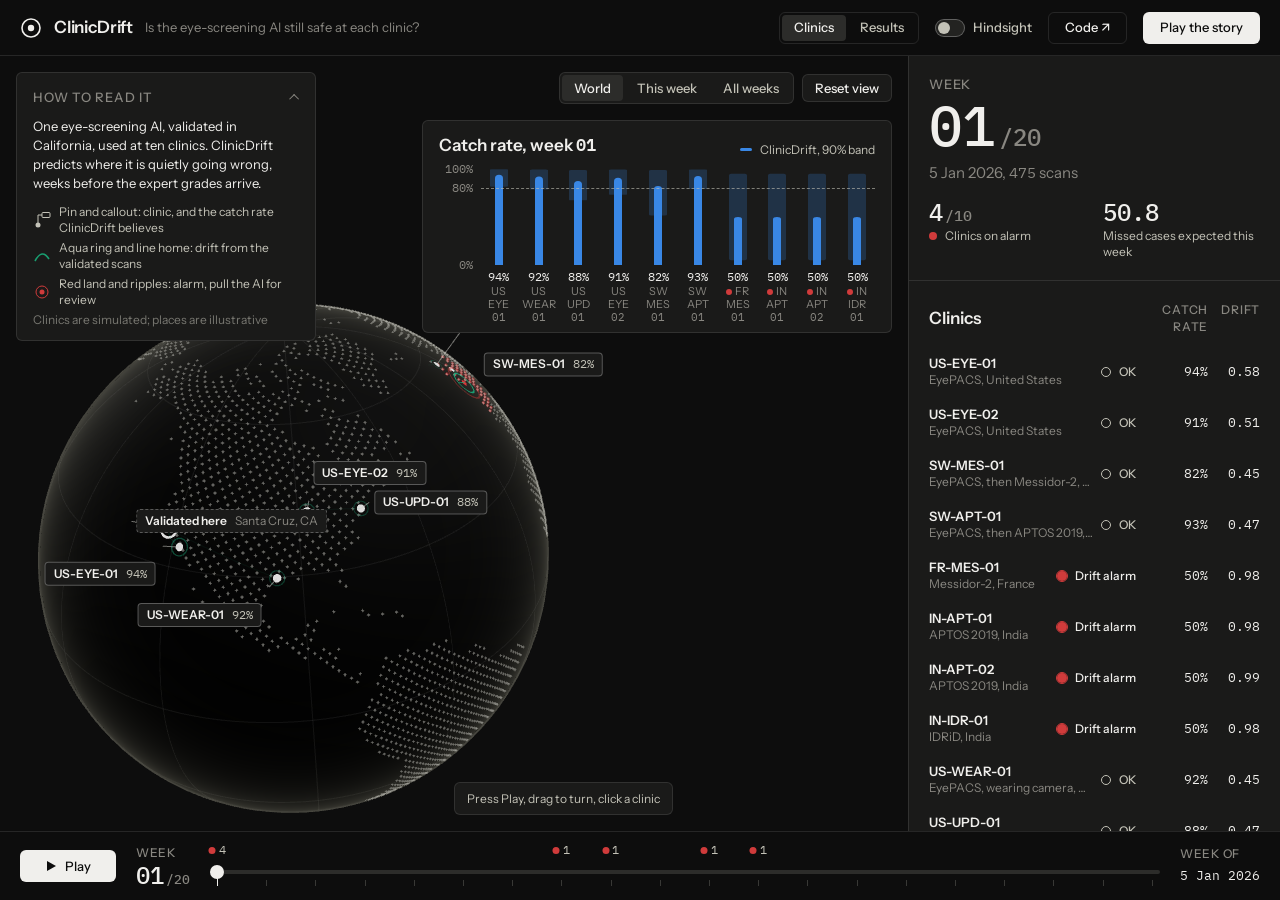
<file: clinicdrift/index.html>
<!doctype html>
<html lang="en">
  <head>
    <meta charset="UTF-8" />
    <meta name="viewport" content="width=device-width, initial-scale=1.0" />
    <meta name="description" content="ClinicDrift predicts when an eye-screening AI quietly gets worse at a clinic, weeks before the expert grades arrive, and decides whether to pull it for review." />
    <meta name="theme-color" content="#0d0d0d" />
    <title>ClinicDrift</title>
    <link rel="icon" href="data:image/svg+xml,%3Csvg xmlns='http://www.w3.org/2000/svg' viewBox='0 0 32 32'%3E%3Crect width='32' height='32' rx='6' fill='%230d0d0d'/%3E%3Ccircle cx='16' cy='16' r='9' fill='none' stroke='%23f0efec' stroke-width='2'/%3E%3Ccircle cx='16' cy='16' r='3.5' fill='%23f0efec'/%3E%3C/svg%3E" />
    <link rel="preconnect" href="https://fonts.googleapis.com" />
    <link rel="preconnect" href="https://fonts.gstatic.com" crossorigin />
    <link href="https://fonts.googleapis.com/css2?family=IBM+Plex+Mono:wght@400;500&family=Instrument+Sans:wght@400;500;600&display=swap" rel="stylesheet" />
    <script type="module" crossorigin src="./assets/index-ZQUfjQQy.js"></script>
    <link rel="stylesheet" crossorigin href="./assets/index-D0znnRl-.css">
  </head>
  <body>
    <div id="root"></div>
  </body>
</html>
</file>
<file: clinicdrift/assets/index-D0znnRl-.css>
:root{color-scheme:dark;--ground: #0d0d0d;--panel: #1a1a19;--panel-2: #232321;--panel-3: #2c2c2a;--hairline: rgba(255, 255, 255, .1);--hairline-strong: rgba(255, 255, 255, .28);--axis: #383835;--ink: #f0efec;--ink-bright: #ffffff;--ink-2: #c3c2b7;--muted: #898781;--belief: #3987e5;--grades: #d95926;--drift: #199e70;--estimate: #c98500;--alarm: #d03b3b;--font-sans: "Instrument Sans", "Segoe UI", system-ui, sans-serif;--font-mono: "IBM Plex Mono", "Cascadia Mono", Consolas, ui-monospace, monospace;--text-micro: 11px;--lh-micro: 13px;--text-caption: 12px;--lh-caption: 16px;--text-label: 13px;--lh-label: 17px;--text-body: 15px;--lh-body: 23px;--text-title: 17px;--lh-title: 22px;--text-heading: 20px;--lh-heading: 25px;--text-display: 32px;--lh-display: 37px;--text-readout: 56px;--text-readout-sm: 24px;--s-1: 4px;--s-2: 8px;--s-3: 12px;--s-4: 16px;--s-5: 20px;--s-6: 24px;--s-8: 32px;--s-12: 48px;--s-16: 64px;--r-sm: 4px;--r: 6px;--z-stage: 1;--z-hud: 10;--z-drawer: 20;--z-tooltip: 30;--z-modal: 40;--target: 32px;--ease-ui: cubic-bezier(.22, 1, .36, 1);--ease-data: cubic-bezier(.65, 0, .35, 1);--ease-exit: cubic-bezier(.55, 0, 1, .45);--dur-ui: .2s;--dur-drawer: .32s;--dur-data: .6s;--dur-camera: 1.2s;--dur-pulse: 2.4s}@media (pointer: coarse){:root{--target: 44px}}@media (prefers-reduced-motion: reduce){:root:not(.motion-full){--dur-ui: 0ms;--dur-drawer: 0ms;--dur-data: 0ms;--dur-camera: 0ms}}*,*:before,*:after{box-sizing:border-box}html,body,#root{height:100%}body{margin:0;background:var(--ground);color:var(--ink);font-family:var(--font-sans);font-size:var(--text-body);line-height:var(--lh-body);-webkit-font-smoothing:antialiased;text-rendering:optimizeLegibility}h1,h2,h3,p,ul,dl,dd,figure{margin:0}ul{padding:0;list-style:none}button,input{font:inherit;color:inherit}img{display:block;max-width:100%}:focus-visible{outline:2px solid var(--ink);outline-offset:2px}::selection{background:var(--belief);color:var(--ink-bright)}.num{font-family:var(--font-mono);font-variant-numeric:tabular-nums;font-feature-settings:"tnum" 1}.muted{color:var(--muted)}.caption{font-size:var(--text-caption);line-height:var(--lh-caption);color:var(--muted)}.label{font-size:var(--text-label);line-height:var(--lh-label);font-weight:500;letter-spacing:.06em;text-transform:uppercase;color:var(--muted)}.title{font-size:var(--text-title);line-height:var(--lh-title);font-weight:600}.subtitle{font-size:var(--text-body);line-height:var(--lh-body);font-weight:600;margin-bottom:var(--s-3)}.heading{font-size:var(--text-heading);line-height:var(--lh-heading);font-weight:600}.display{font-size:var(--text-display);line-height:var(--lh-display);font-weight:600;letter-spacing:-.015em;text-wrap:balance}.readout-sm{font-size:var(--text-readout-sm);line-height:1;font-weight:500}.visually-hidden{position:absolute;width:1px;height:1px;padding:0;margin:-1px;overflow:hidden;clip:rect(0 0 0 0);white-space:nowrap;border:0}.panel{background:var(--panel);border:1px solid var(--hairline);border-radius:var(--r);padding:var(--s-5)}.key{display:inline-block;width:10px;height:10px;border-radius:2px;margin-right:var(--s-2);vertical-align:-1px;flex:none}.key--dot{border-radius:50%}.key--belief,.fill--belief{background:var(--belief);fill:var(--belief)}.key--grades,.fill--grades{background:var(--grades);fill:var(--grades)}.key--drift,.fill--drift{background:var(--drift);fill:var(--drift)}.key--estimate,.fill--estimate{background:var(--estimate);fill:var(--estimate)}.fill--alarm{fill:var(--alarm)}.stroke--estimate{stroke:var(--estimate)}.stroke--grades{stroke:var(--grades)}.stroke--drift{stroke:var(--drift)}.stroke--belief{stroke:var(--belief)}.stroke--ink{stroke:var(--ink-2)}.btn{display:inline-flex;align-items:center;justify-content:center;gap:var(--s-2);min-height:var(--target);padding:0 var(--s-4);border:1px solid transparent;border-radius:var(--r);font-size:var(--text-label);font-weight:500;line-height:1;white-space:nowrap;cursor:pointer;transition:background-color var(--dur-ui) var(--ease-ui),border-color var(--dur-ui) var(--ease-ui),color var(--dur-ui) var(--ease-ui)}.btn:disabled{opacity:.4;cursor:default;pointer-events:none}.btn--primary{background:var(--ink);color:var(--ground)}.btn--primary:hover{background:var(--ink-bright)}.btn--primary:active{background:var(--ink-2)}a.btn{text-decoration:none}.btn--ghost{background:transparent;border-color:var(--hairline);color:var(--ink)}.btn--ghost:hover{background:var(--panel-2);border-color:var(--hairline-strong)}.btn--ghost:active{background:var(--panel-3)}.btn--quiet{background:transparent;color:var(--muted);padding:0 var(--s-2)}.btn--quiet:hover{color:var(--ink)}.btn--quiet:active{color:var(--ink-2)}.btn--small{min-height:28px;padding:0 var(--s-3)}.btn--icon{width:var(--target);padding:0}.seg{display:inline-flex;gap:2px;padding:2px;border:1px solid var(--hairline);border-radius:var(--r)}.seg button{min-height:calc(var(--target) - 6px);padding:0 var(--s-3);border:0;border-radius:var(--r-sm);background:transparent;color:var(--ink-2);font-size:var(--text-label);font-weight:500;cursor:pointer;transition:background-color var(--dur-ui) var(--ease-ui),color var(--dur-ui) var(--ease-ui)}.seg button:hover{background:var(--panel-2);color:var(--ink)}.seg button:active{background:var(--panel-3)}.seg button[aria-pressed=true]{background:var(--panel-3);color:var(--ink)}.switch{display:inline-flex;align-items:center;gap:var(--s-2);min-height:var(--target);font-size:var(--text-label);font-weight:500;color:var(--ink-2);cursor:pointer;position:relative;transition:color var(--dur-ui) var(--ease-ui)}.switch input{position:absolute;opacity:0;width:1px;height:1px}.switch__track{width:30px;height:18px;border-radius:9px;border:1px solid var(--hairline-strong);background:var(--panel-2);position:relative;transition:background-color var(--dur-ui) var(--ease-ui),border-color var(--dur-ui) var(--ease-ui)}.switch__track:after{content:"";position:absolute;top:2px;left:2px;width:12px;height:12px;border-radius:50%;background:var(--ink-2);transition:transform var(--dur-ui) var(--ease-ui),background-color var(--dur-ui) var(--ease-ui)}.switch:hover .switch__track{border-color:var(--ink-2)}.switch:hover{color:var(--ink)}.switch input:checked+.switch__track{background:var(--grades);border-color:var(--grades)}.switch input:checked+.switch__track:after{transform:translate(12px);background:var(--ink-bright)}.switch input:focus-visible+.switch__track{outline:2px solid var(--ink);outline-offset:2px}.switch input:active+.switch__track:after{background:var(--ink)}.status{display:inline-flex;align-items:center;gap:var(--s-2);font-size:var(--text-label);font-weight:500;white-space:nowrap}.status--ok{color:var(--ink-2)}.status-dot{position:relative;display:inline-block;width:10px;height:10px;border-radius:50%;flex:none}.status-dot--ok{border:1.5px solid var(--ink-2)}.status-dot--alarm{background:var(--alarm)}.status-dot--alarm:after{content:"";position:absolute;top:-1px;right:-1px;bottom:-1px;left:-1px;border-radius:50%;border:1.5px solid var(--alarm);animation:alarm-pulse var(--dur-pulse) var(--ease-ui) infinite}.status-dot--still:after{animation:none;opacity:0}@keyframes alarm-pulse{0%{transform:scale(1);opacity:.9}70%,to{transform:scale(2.4);opacity:0}}.readout{display:flex;flex-direction:column;gap:var(--s-1);min-width:0}.readout__value{font-size:var(--text-readout-sm);line-height:1;font-weight:500}.readout__of{color:var(--muted);font-size:var(--text-body);margin-left:2px}.readout__label{display:flex;align-items:center;gap:0;font-size:var(--text-caption);line-height:var(--lh-caption);color:var(--ink-2)}.readout__label .status-dot{margin-right:var(--s-2);width:8px;height:8px}.boot{display:grid;place-items:center;height:100%;color:var(--muted);padding:var(--s-6);text-align:center}.app{display:grid;grid-template-rows:auto minmax(0,1fr) auto;height:100dvh;overflow:clip}.topbar{display:flex;align-items:center;gap:var(--s-4);min-height:56px;padding:var(--s-2) var(--s-5);border-bottom:1px solid var(--hairline);background:var(--ground);position:relative;z-index:var(--z-hud)}.brand{display:flex;align-items:center;gap:var(--s-3);min-width:0;margin-right:auto}.brand__mark{color:var(--ink);flex:none}.brand__name{font-size:var(--text-title);font-weight:600;letter-spacing:-.01em}.brand__line{color:var(--muted);font-size:var(--text-label);white-space:nowrap;overflow:hidden;text-overflow:ellipsis}.main{position:relative;display:grid;grid-template-columns:minmax(0,1fr) 372px;min-height:0;overflow:clip}.stage-wrap{position:relative;min-width:0;min-height:0;overflow:clip}.stage{position:absolute;top:0;right:0;bottom:0;left:0;z-index:var(--z-stage)}.view-results .stage-wrap,.view-results .rail{visibility:hidden}.stage-label,.stage-note{pointer-events:none}.stage-label__inner{display:flex;flex-direction:column;align-items:center;gap:2px;font-size:var(--text-caption);line-height:var(--lh-caption);font-weight:500;color:var(--ink-2);white-space:nowrap;transition:color var(--dur-ui) var(--ease-ui)}.stage-label__inner.is-focus{color:var(--ink)}.stage-label__inner.is-dim,.stage-readout__value.is-dim{opacity:.35}.stage-readout{pointer-events:none}.stage-readout__value{display:block;font-size:var(--text-caption);line-height:1;font-weight:500;color:var(--ink-2);transition:color var(--dur-ui) var(--ease-ui),opacity var(--dur-ui) var(--ease-ui)}.stage-readout__value.is-focus{color:var(--ink)}.stage-label__inner{transition:color var(--dur-ui) var(--ease-ui),opacity var(--dur-ui) var(--ease-ui)}.stage-tick{pointer-events:none;font-size:var(--text-caption);color:var(--muted)}.stage-note__inner--after{transform:translate(var(--s-2),calc(-100% - var(--s-1)));padding:0}.tooltip__hint{margin-top:var(--s-2);padding-top:var(--s-2);border-top:1px solid var(--hairline);color:var(--ink-2)}.stage-tools{position:absolute;top:var(--s-4);right:var(--s-4);z-index:var(--z-hud);display:flex;gap:var(--s-2);align-items:center}.stage-tools .seg,.stage-tools .btn--ghost{background:var(--panel)}.stage-tools .btn--ghost:hover{background:var(--panel-2)}.stage-hint{position:absolute;left:50%;bottom:var(--s-4);z-index:var(--z-hud);transform:translate(-50%);padding:var(--s-1) var(--s-3);border-radius:var(--r);background:var(--panel);border:1px solid var(--hairline);font-size:var(--text-caption);color:var(--ink-2);white-space:nowrap;pointer-events:none;animation:rise var(--dur-ui) var(--ease-ui) both}.stage-label__inner--row{flex-direction:row;gap:var(--s-1)}.stage-label__inner--row .status-dot{width:7px;height:7px}.stage-label__alarm{color:var(--ink);font-weight:500;display:inline-flex;align-items:center;gap:var(--s-1)}.stage-label__alarm:before{content:"";width:6px;height:6px;border-radius:50%;background:var(--alarm)}.stage-note__inner{transform:translate(calc(-100% - var(--s-2)),calc(-100% - var(--s-1)));font-size:var(--text-caption);color:var(--ink-2);white-space:nowrap}.legend{position:absolute;top:var(--s-4);left:var(--s-4);z-index:var(--z-hud);padding:var(--s-3) var(--s-4);max-width:300px;background:var(--panel)}.legend summary{display:flex;align-items:center;justify-content:space-between;gap:var(--s-3);min-height:24px;cursor:pointer;list-style:none;transition:color var(--dur-ui) var(--ease-ui)}.legend summary::-webkit-details-marker{display:none}.legend summary:after{content:"";width:7px;height:7px;border-right:1.5px solid currentColor;border-bottom:1.5px solid currentColor;transform:rotate(45deg) translateY(-2px);transition:transform var(--dur-ui) var(--ease-ui)}.legend[open] summary:after{transform:rotate(-135deg) translateY(-2px)}.legend summary:hover{color:var(--ink)}.legend[open] summary{margin-bottom:var(--s-2)}.legend ul{display:grid;gap:var(--s-1)}.legend li{display:flex;align-items:center;gap:var(--s-2);font-size:var(--text-caption);line-height:var(--lh-caption);color:var(--ink-2)}.legend li svg{flex:none}.legend li.is-off{opacity:.55}.tooltip{pointer-events:none;z-index:var(--z-tooltip);min-width:200px;padding:var(--s-2) var(--s-3);background:var(--panel-2);border:1px solid var(--hairline-strong);border-radius:var(--r-sm);font-size:var(--text-caption);line-height:var(--lh-caption)}.tooltip__title{font-weight:600;font-size:var(--text-label);margin-bottom:var(--s-1);color:var(--ink);white-space:nowrap}.tooltip__sub{color:var(--muted);font-weight:400}.tooltip__rows{display:grid;gap:2px}.tooltip__rows>div{display:flex;justify-content:space-between;gap:var(--s-4);white-space:nowrap}.tooltip__rows dt{color:var(--ink-2);display:flex;align-items:center}.tooltip__rows dd{color:var(--ink)}.tooltip .key{width:8px;height:8px}.legend__lead{font-size:var(--text-label);line-height:1.45;color:var(--ink);margin-bottom:var(--s-3);max-width:34ch}.fill--ink{fill:var(--ink-2)}.stroke--alarm{stroke:var(--alarm)}.callout-anchor{pointer-events:none}.callout{position:absolute;top:0;left:0;display:flex;align-items:baseline;gap:var(--s-2);padding:3px var(--s-2);border:1px solid var(--hairline-strong);border-radius:var(--r-sm);background:var(--panel);white-space:nowrap;font-size:var(--text-caption);line-height:var(--lh-caption);transform:translate(6px,calc(-50% + var(--dy, 0px)));transition:opacity var(--dur-ui) var(--ease-ui),border-color var(--dur-ui) var(--ease-ui),color var(--dur-ui) var(--ease-ui),transform var(--dur-ui) var(--ease-ui)}.callout[data-side=left]{transform:translate(calc(-100% - 6px),calc(-50% + var(--dy, 0px)))}.callout__id{display:inline-flex;align-items:center;gap:var(--s-1);font-weight:600;color:var(--ink)}.callout__id .status-dot{width:7px;height:7px}.callout__value{color:var(--ink-2);font-size:var(--text-caption)}.callout__sub{color:var(--muted)}.callout.is-alarm{border-color:var(--alarm)}.callout.is-focus{border-color:var(--ink)}.callout.is-focus .callout__value{color:var(--ink)}.callout.is-dim,.callout.is-dim .callout__id,.callout.is-dim .callout__value{color:var(--muted)}.callout--home{border-style:dashed}.globe-label{transform:translateY(var(--s-4));display:flex;flex-direction:column;align-items:center;gap:2px;font-size:var(--text-caption);line-height:var(--lh-caption);font-weight:500;color:var(--ink-2);white-space:nowrap;transition:opacity var(--dur-ui) var(--ease-ui),color var(--dur-ui) var(--ease-ui)}.globe-label.is-focus{color:var(--ink)}.globe-label.is-dim{color:var(--muted)}.globe-label__id{display:inline-flex;align-items:center;gap:var(--s-1)}.globe-label__id .status-dot{width:7px;height:7px}.globe-label--home{color:var(--ink)}.globe-label__city{color:var(--muted);font-weight:400}.world-bars{position:absolute;right:var(--s-4);top:64px;z-index:var(--z-hud);--bar-track: 96px;width:min(470px,calc(100% - 2 * var(--s-4)));padding:var(--s-3) var(--s-4) var(--s-2);display:grid;gap:var(--s-2);animation:rise var(--dur-ui) var(--ease-ui) both}.world-bars__head{display:flex;flex-wrap:wrap;align-items:baseline;justify-content:space-between;gap:var(--s-1) var(--s-3)}.world-bars__plot{display:grid;grid-template-columns:34px minmax(0,1fr);gap:var(--s-2)}.world-bars__axis{position:relative;height:var(--bar-track)}.world-bars__axis span{position:absolute;right:0;transform:translateY(50%);font-size:var(--text-caption);line-height:1;color:var(--muted)}.world-bars__bars{position:relative;display:grid;grid-template-columns:repeat(10,minmax(0,1fr));gap:var(--s-1)}.world-bars__standard{position:absolute;left:0;right:0;height:0;border-top:1px dashed var(--ink-2);opacity:.6;pointer-events:none;z-index:1}.world-bar{display:grid;grid-template-rows:var(--bar-track) auto auto;justify-items:center;gap:2px;padding:0;border:0;border-radius:var(--r-sm);background:transparent;cursor:pointer;min-width:0;transition:opacity var(--dur-ui) var(--ease-ui),background-color var(--dur-ui) var(--ease-ui)}.world-bar:hover,.world-bar.is-focus{background:var(--panel-2)}.world-bar:active{background:var(--panel-3)}.world-bar.is-dim{opacity:.4}.world-bar__track{position:relative;width:100%;height:var(--bar-track);overflow:hidden}.world-bar__band,.world-bar__fill,.world-bar__real{position:absolute;left:50%;bottom:0;height:100%;transform-origin:50% 100%;transition:transform var(--dur-data) var(--ease-data)}.world-bar__band{width:18px;margin-left:-9px;background:var(--belief);opacity:.22;border-radius:2px}.world-bar__fill{width:8px;margin-left:-4px;background:var(--belief);border-radius:4px 4px 0 0}.world-bar__real{width:16px;margin-left:-8px}.world-bar__real i{position:absolute;left:0;right:0;bottom:-1.5px;height:3px;border-radius:2px;background:var(--grades);box-shadow:0 0 0 1px var(--panel)}.world-bar__value{font-size:var(--text-caption);line-height:1;color:var(--ink);margin-top:var(--s-1)}.world-bar__label{display:flex;flex-direction:column;align-items:center;font-size:var(--text-micro);line-height:var(--lh-micro);color:var(--muted);white-space:nowrap}.world-bar__country{display:inline-flex;align-items:center;gap:3px}.world-bar__label .status-dot{width:6px;height:6px}.world-bar.is-focus .world-bar__label{color:var(--ink-2)}@media (max-width: 900px){.world-bars{display:none}}.story{position:absolute;left:var(--s-4);bottom:var(--s-4);z-index:var(--z-hud);width:min(460px,calc(100% - 2 * var(--s-4)));animation:rise var(--dur-ui) var(--ease-ui) both}@keyframes rise{0%{opacity:0;transform:translateY(8px)}to{opacity:1;transform:none}}.story__meta{display:flex;justify-content:space-between;align-items:baseline;margin-bottom:var(--s-2)}.story__count{color:var(--muted);font-size:var(--text-caption)}.story__title{font-size:var(--text-heading);line-height:var(--lh-heading);font-weight:600;margin-bottom:var(--s-2);text-wrap:balance}.story__body{color:var(--ink-2);margin-bottom:var(--s-4)}.story__actions{display:flex;gap:var(--s-2);align-items:center}.story__exit{margin-left:auto}.rail{background:var(--panel);border-left:1px solid var(--hairline);overflow-y:auto;overscroll-behavior:contain;position:relative;z-index:var(--z-hud)}.rail__section{padding:var(--s-5);border-bottom:1px solid var(--hairline)}.rail__section:last-child{border-bottom:0}.rail__now{display:grid;gap:var(--s-4)}.readout-xl{font-size:var(--text-readout);line-height:1;font-weight:500;letter-spacing:-.02em;margin:var(--s-1) 0 var(--s-2)}.readout-xl__of{font-size:var(--text-readout-sm);color:var(--muted);margin-left:var(--s-1);letter-spacing:0}.rail__readouts{display:grid;grid-template-columns:1fr 1fr;gap:var(--s-4)}.rail__head{display:flex;justify-content:space-between;align-items:center;gap:var(--s-3);margin-bottom:var(--s-3)}.rail__cols{display:grid;grid-template-columns:64px 44px;gap:var(--s-2);text-align:right;font-size:var(--text-caption)}.clinic-list{display:grid;gap:2px;margin:0 calc(-1 * var(--s-2)) var(--s-3)}.clinic-row{width:100%;display:grid;grid-template-columns:minmax(0,1fr) auto 64px 44px;align-items:center;gap:var(--s-2);min-height:48px;padding:var(--s-2);border:0;border-radius:var(--r-sm);background:transparent;text-align:left;cursor:pointer;box-shadow:inset 2px 0 0 transparent;transition:background-color var(--dur-ui) var(--ease-ui),box-shadow var(--dur-ui) var(--ease-ui)}.clinic-row:hover,.clinic-row.is-hovered{background:var(--panel-2)}.clinic-row:active{background:var(--panel-3)}.clinic-row.is-selected{background:var(--panel-3);box-shadow:inset 2px 0 0 var(--ink)}.clinic-row__name{display:flex;flex-direction:column;min-width:0}.clinic-row__id{font-size:var(--text-label);font-weight:600;line-height:var(--lh-label)}.clinic-row__site{font-size:var(--text-caption);line-height:var(--lh-caption);color:var(--muted);white-space:nowrap;overflow:hidden;text-overflow:ellipsis}.clinic-row__status .status{font-size:var(--text-caption)}.clinic-row__value{text-align:right;font-size:var(--text-label);display:flex;flex-direction:column;align-items:flex-end}.clinic-row__real{font-size:var(--text-caption);color:var(--ink-2);display:inline-flex;align-items:center;gap:var(--s-1)}.clinic-row__real:before{content:"";width:6px;height:6px;border-radius:50%;background:var(--grades)}.sliders{display:grid;gap:var(--s-4);margin:var(--s-4) 0 var(--s-6)}.slider{display:grid;gap:var(--s-1)}.slider__top{display:flex;justify-content:space-between;align-items:baseline}.slider__label{font-size:var(--text-label);font-weight:500}.slider__value{font-size:var(--text-label)}input[type=range]{-webkit-appearance:none;-moz-appearance:none;appearance:none;width:100%;height:20px;margin:0;background:transparent;cursor:pointer}input[type=range]::-webkit-slider-runnable-track{height:4px;border-radius:2px;background:var(--panel-3)}input[type=range]::-moz-range-track{height:4px;border-radius:2px;background:var(--panel-3)}input[type=range]::-webkit-slider-thumb{-webkit-appearance:none;width:14px;height:14px;margin-top:-5px;border-radius:50%;background:var(--ink);border:0;transition:background-color var(--dur-ui) var(--ease-ui)}input[type=range]::-moz-range-thumb{width:14px;height:14px;border-radius:50%;background:var(--ink);border:0}input[type=range]:hover::-webkit-slider-thumb{background:var(--ink-bright)}input[type=range]:active::-webkit-slider-thumb{background:var(--ink-2)}input[type=range]:focus-visible{outline:2px solid var(--ink);outline-offset:2px;border-radius:var(--r-sm)}input[type=range]:disabled{opacity:.4;cursor:default}.policy-bars{display:grid;gap:var(--s-3);margin-bottom:var(--s-3)}.policy-bar{display:grid;grid-template-columns:minmax(0,1fr) auto;gap:var(--s-1) var(--s-3);align-items:center}.policy-bar__name{display:flex;align-items:center;font-size:var(--text-label);font-weight:500}.policy-bar__value{font-size:var(--text-label)}.policy-bar__track{grid-column:1 / -1;height:8px;border-radius:2px;background:var(--panel-2);overflow:hidden}.policy-bar__fill{display:block;height:100%;width:100%;border-radius:0 4px 4px 0;transform-origin:left center;transition:transform var(--dur-data) var(--ease-data)}.policy-bar__meta{grid-column:1 / -1}.drawer{position:absolute;top:0;right:0;bottom:0;z-index:var(--z-drawer);width:min(600px,100%);background:var(--panel);border-left:1px solid var(--hairline);overflow-y:auto;overscroll-behavior:contain;transform:translate(100%);visibility:hidden;transition:transform var(--dur-ui) var(--ease-exit),visibility 0s linear var(--dur-ui)}.drawer.is-open{transform:none;visibility:visible;transition:transform var(--dur-drawer) var(--ease-ui),visibility 0s}.detail{padding:var(--s-5) var(--s-6) var(--s-8);display:grid;grid-template-columns:minmax(0,1fr);gap:var(--s-6)}.detail>*{min-width:0}.detail__head{display:grid;grid-template-columns:minmax(0,1fr) auto auto;align-items:start;gap:var(--s-4)}.detail__head .status{margin-top:var(--s-1)}.detail__readouts{display:grid;grid-template-columns:repeat(4,minmax(0,1fr));gap:var(--s-4);padding:var(--s-4) 0;border-block:1px solid var(--hairline)}.detail__note{color:var(--ink-2)}.alarm-card{border:1px solid var(--hairline);border-left:2px solid var(--alarm);border-radius:var(--r);background:var(--panel-2);padding:var(--s-4) var(--s-5);display:grid;gap:var(--s-3)}.alarm-card__title{display:flex;align-items:center;gap:var(--s-2);font-weight:600;font-size:var(--text-title)}.alarm-card p{color:var(--ink-2)}.alarm-card__numbers{display:grid;grid-template-columns:1fr 1fr;gap:var(--s-4)}.alarm-card__numbers .caption{margin-top:var(--s-1)}.ai-report{position:absolute;left:var(--s-4);bottom:var(--s-4);z-index:var(--z-hud);width:min(380px,calc(100% - 2 * var(--s-4)));max-height:min(560px,calc(100% - 320px));display:flex;flex-direction:column;border:1px solid var(--hairline-strong);border-radius:var(--r);background:var(--panel);box-shadow:0 8px 24px #00000073}.ai-report__head{display:flex;align-items:center;gap:var(--s-2);padding:var(--s-3) var(--s-4);border-bottom:1px solid var(--hairline)}.ai-report__title{flex:1;font-size:var(--text-title);line-height:var(--lh-title);font-weight:600}.ai-report__body{overflow:auto;padding:var(--s-3) var(--s-4) var(--s-4);display:grid;gap:var(--s-3);font-size:var(--text-label);line-height:var(--lh-label);color:var(--ink-2)}.ai-report__body strong{color:var(--ink);font-weight:600}.ai-report__body ol{margin:0;padding-left:var(--s-5);display:grid;gap:var(--s-1)}.ai-report__text{white-space:pre-wrap;font-family:var(--font-sans);max-height:220px;overflow:auto;border-top:1px solid var(--hairline);padding-top:var(--s-3)}.ai-report.is-min .ai-report__head{border-bottom:0}.chart{display:grid;grid-template-columns:minmax(0,1fr);gap:var(--s-2);min-width:0}.chart__head{display:flex;flex-wrap:wrap;align-items:baseline;justify-content:space-between;gap:var(--s-2) var(--s-4)}.chart__legend{display:flex;flex-wrap:wrap;gap:var(--s-1) var(--s-4);font-size:var(--text-caption);color:var(--ink-2)}.chart__legend span{display:inline-flex;align-items:center}.chart__legend .key{width:12px;height:3px;border-radius:2px}.chart__legend .key--dot{width:8px;height:8px;border-radius:50%}.chart__body{position:relative;min-width:0}.chart__svg{display:block;overflow:visible}.chart__grid{stroke:var(--panel-3);stroke-width:1}.chart__axis{stroke:var(--axis);stroke-width:1}.chart__tick{fill:var(--muted);font-family:var(--font-mono);font-size:var(--text-caption)}.chart__note{fill:var(--muted);font-size:var(--text-caption)}.chart__label{fill:var(--ink-2);font-size:var(--text-caption)}.chart__standard{stroke:var(--ink-2);stroke-width:1;stroke-dasharray:4 4;opacity:.7}.chart__zone{fill:var(--drift);opacity:.08}.chart__changed{fill:var(--ink);opacity:.04}.chart__band{fill:var(--belief);opacity:.2}.chart__line{fill:none;stroke-width:2;stroke-linejoin:round;stroke-linecap:round}.chart__line--belief{stroke:var(--belief)}.chart__line--estimate{stroke:var(--estimate)}.chart__line--drift{stroke:var(--drift)}.chart__line--grades{stroke:var(--grades)}.chart__dot{stroke:var(--panel);stroke-width:2}.chart__dot--belief{fill:var(--belief)}.chart__dot--estimate{fill:var(--estimate)}.chart__dot--grades{fill:var(--grades)}.chart__dot--drift{fill:var(--drift)}.chart__now{stroke:var(--ink-2);stroke-width:1}.chart__crosshair{stroke:var(--hairline-strong);stroke-width:1}.chart__alarm{stroke:var(--alarm);stroke-width:2}.chart__alarm-dot{fill:var(--alarm);stroke:var(--panel);stroke-width:2}.chart__tooltip{position:absolute;top:0;left:0}.scans{display:grid;gap:var(--s-3)}.scan-compare{display:grid;grid-template-columns:repeat(2,minmax(0,1fr));gap:var(--s-4)}.scan-compare .label{margin-bottom:var(--s-2)}.scan-grid{display:grid;grid-template-columns:repeat(3,minmax(0,1fr));gap:var(--s-1)}.scan-grid img,.scan img{width:100%;aspect-ratio:1;object-fit:cover;border-radius:50%;background:var(--ground)}.scan-strip{display:grid;grid-template-columns:repeat(5,minmax(0,1fr));gap:var(--s-2)}.scan{display:grid;gap:var(--s-1);justify-items:center;min-width:0}.scan-missing{display:grid;place-items:center;width:100%;aspect-ratio:1;padding:var(--s-2);border-radius:50%;border:1px dashed var(--hairline-strong);background:var(--ground);color:var(--muted);font-size:var(--text-micro);line-height:var(--lh-micro);text-align:center}.stats-table{width:100%;border-collapse:collapse;font-size:var(--text-label);margin-top:var(--s-2)}.stats-table th,.stats-table td{padding:var(--s-2) 0;border-bottom:1px solid var(--hairline);text-align:right}.stats-table th[scope=row],.stats-table thead th:first-child{text-align:left;font-weight:400;color:var(--ink-2)}.stats-table thead th{font-weight:500;color:var(--muted);font-size:var(--text-caption)}.timeline{display:grid;grid-template-columns:auto auto minmax(0,1fr) auto;align-items:center;gap:var(--s-5);padding:var(--s-3) var(--s-5);border-top:1px solid var(--hairline);background:var(--ground);position:relative;z-index:var(--z-hud)}.timeline__play{min-width:96px}.timeline__week,.timeline__date{display:flex;flex-direction:column;gap:2px}.timeline__week .label,.timeline__date .label{font-size:var(--text-caption);line-height:var(--lh-caption)}.timeline__weeknum{font-size:var(--text-readout-sm);line-height:1;font-weight:500}.timeline__of{font-size:var(--text-label);color:var(--muted);margin-left:2px}.timeline__date .num{font-size:var(--text-label)}.timeline__track{position:relative;padding-top:18px}.timeline__marks{position:absolute;top:0;right:7px;bottom:0;left:7px;display:flex;justify-content:space-between;pointer-events:none}.timeline__mark{position:relative;width:1px;height:100%}.timeline__mark:after{content:"";position:absolute;left:0;bottom:2px;width:1px;height:6px;background:var(--axis)}.timeline__mark.is-past:after{background:var(--muted)}.timeline__mark.is-now:after{background:var(--ink);height:10px}.timeline__alarm{position:absolute;top:0;left:0;transform:translate(-50%);display:inline-flex;align-items:center;gap:3px;font-size:var(--text-caption);line-height:1;color:var(--ink-2)}.timeline__alarm .status-dot{width:7px;height:7px}.timeline__range{position:relative}.results{position:absolute;top:0;right:0;bottom:0;left:0;z-index:var(--z-drawer);overflow-y:auto;background:var(--ground)}.results__inner{max-width:1180px;margin:0 auto;padding:var(--s-8) var(--s-6) var(--s-16);display:grid;gap:var(--s-6)}.results__head{display:grid;gap:var(--s-3);max-width:820px}.results__lede{color:var(--ink-2);font-size:var(--text-title);line-height:1.5}.results__table-wrap{padding:0;overflow-x:auto}.results__table{width:100%;border-collapse:collapse;min-width:760px}.results__table th,.results__table td{padding:var(--s-3) var(--s-4);border-bottom:1px solid var(--hairline);text-align:left;vertical-align:middle}.results__table thead th{font-size:var(--text-caption);line-height:var(--lh-caption);font-weight:500;color:var(--muted)}.results__table tbody tr:last-child th,.results__table tbody tr:last-child td{border-bottom:0}.results__table tbody th{font-weight:500;white-space:nowrap}.results__table tr.is-ours{background:var(--panel-2)}.results__table td.num{font-size:var(--text-label)}.results__grid{display:grid;grid-template-columns:minmax(0,1.4fr) minmax(0,1fr);gap:var(--s-6);align-items:start}.results__notes{display:grid;gap:var(--s-4);justify-items:start}.defs{display:grid;gap:var(--s-3)}.defs dt{display:flex;align-items:center;font-weight:500;font-size:var(--text-label)}.defs dd{color:var(--ink-2);font-size:var(--text-label);line-height:1.5;margin-top:2px}.caveats{display:grid;gap:var(--s-2);list-style:disc;padding-left:var(--s-5);color:var(--ink-2);font-size:var(--text-label);line-height:1.5}.range{display:grid;grid-template-columns:minmax(120px,1fr) auto;gap:2px var(--s-3);align-items:center}.range__track{position:relative;height:12px}.range__track:before{content:"";position:absolute;left:0;right:0;top:50%;height:1px;background:var(--panel-3)}.range__bar{position:absolute;top:50%;height:2px;margin-top:-1px;border-radius:1px}.range__dot{position:absolute;top:50%;width:10px;height:10px;margin:-5px 0 0 -5px;border-radius:50%;box-shadow:0 0 0 2px var(--panel)}.results__table tr.is-ours .range__dot{box-shadow:0 0 0 2px var(--panel-2)}.range__value{font-size:var(--text-label);text-align:right}.range__span{grid-column:2;text-align:right}@media (max-width: 1180px){.main{grid-template-columns:minmax(0,1fr) 332px}.brand__line{display:none}}@media (max-width: 900px){.app{height:auto;min-height:100dvh;overflow:visible}.topbar{flex-wrap:wrap;gap:var(--s-2) var(--s-3);padding:var(--s-2) var(--s-4)}.main{grid-template-columns:minmax(0,1fr)}.stage-wrap{height:64vh;min-height:420px}.rail{border-left:0;border-top:1px solid var(--hairline);overflow:visible}.drawer{position:fixed;top:0;right:0;bottom:0;left:0;width:100%}.legend{max-width:calc(100% - 2 * var(--s-4));padding:var(--s-2) var(--s-3)}.legend ul{grid-template-columns:1fr 1fr;gap:var(--s-1) var(--s-3)}.timeline{position:sticky;bottom:0;grid-template-columns:auto minmax(0,1fr);gap:var(--s-3);padding:var(--s-2) var(--s-4)}.timeline__week,.timeline__date{display:none}.results{position:fixed;top:0}.results__grid{grid-template-columns:1fr}.detail{padding:var(--s-4) var(--s-4) var(--s-8)}.detail__readouts{grid-template-columns:repeat(2,minmax(0,1fr))}.scan-compare{grid-template-columns:1fr}}@media (max-width: 520px){.legend{display:none}.story{left:var(--s-2);bottom:var(--s-2);width:calc(100% - 2 * var(--s-2));padding:var(--s-4)}.story__exit{display:none}.display{font-size:var(--text-heading);line-height:var(--lh-heading)}}@media (prefers-reduced-motion: reduce){:root:not(.motion-full) .status-dot--alarm:not(.status-dot--still):after{animation:none;transform:scale(1.8);opacity:.5}:root:not(.motion-full) .story{animation:none}:root:not(.motion-full) .policy-bar__fill,:root:not(.motion-full) .drawer,:root:not(.motion-full) .drawer.is-open{transition-duration:0ms}}.tooltip__sub,.alarm-card .caption,.results__table tr.is-ours .caption,.clinic-row:hover .clinic-row__site,.clinic-row.is-hovered .clinic-row__site,.clinic-row.is-selected .clinic-row__site{color:var(--ink-2)}
</file>
